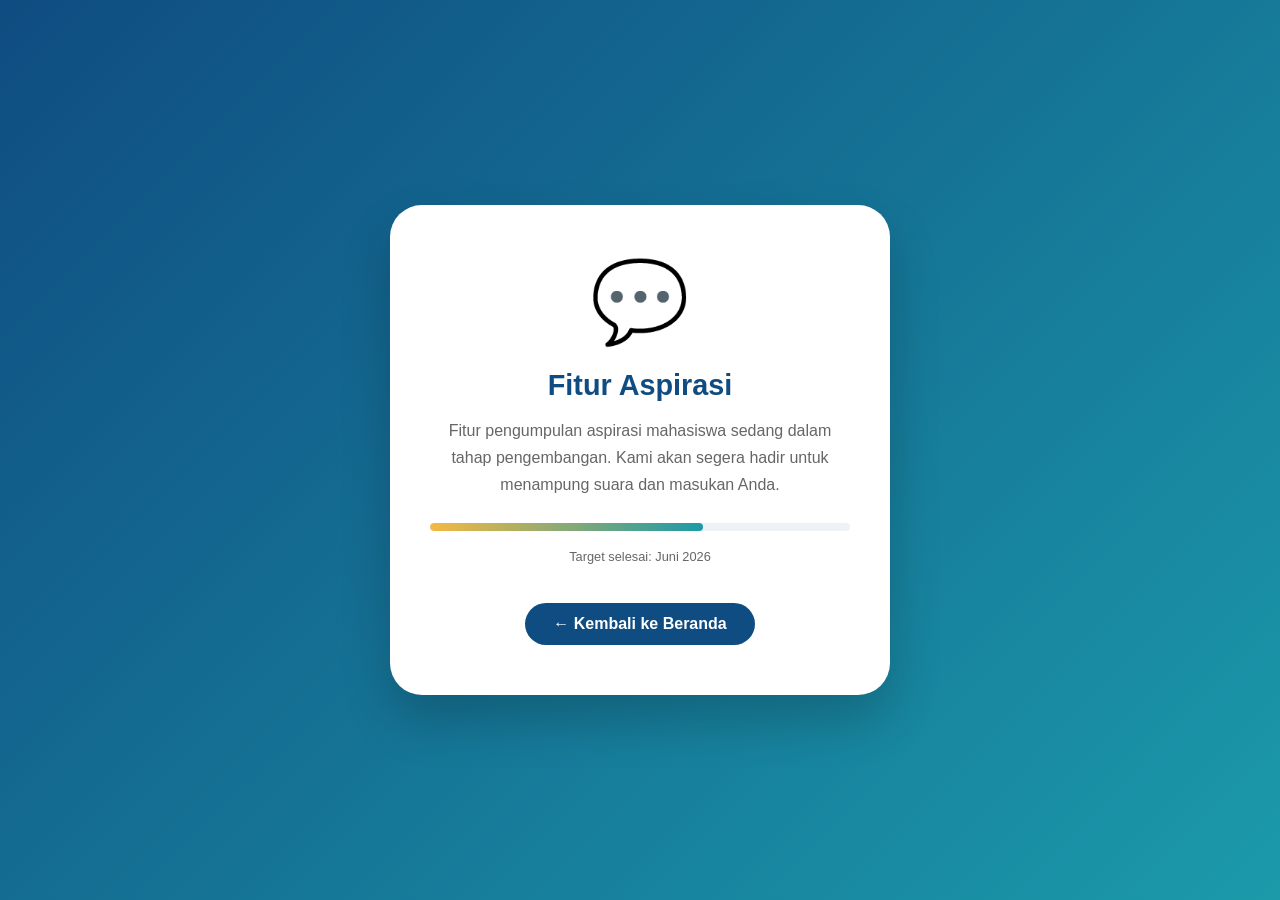
<file: html/dashboard/aspirasi.html>
<!DOCTYPE html>
<html lang="id">
<head>
    <meta charset="UTF-8">
    <meta name="viewport" content="width=device-width, initial-scale=1.0">
    <link rel="icon" href="asset/image-asset/logo-bpm.png">
    <title>Aspirasi Mahasiswa - BPM FPIK UBT</title>
    <style>
        * {
            margin: 0;
            padding: 0;
            box-sizing: border-box;
        }

        body {
            font-family: 'Poppins', -apple-system, BlinkMacSystemFont, 'Segoe UI', Roboto, sans-serif;
            background: linear-gradient(135deg, #0F4C81 0%, #1B9AAA 100%);
            min-height: 100vh;
            display: flex;
            justify-content: center;
            align-items: center;
            padding: 20px;
        }

        .maintenance-card {
            background: white;
            border-radius: 32px;
            padding: 50px 40px;
            text-align: center;
            max-width: 500px;
            width: 100%;
            box-shadow: 0 25px 50px rgba(0,0,0,0.2);
            animation: fadeInUp 0.5s ease;
        }

        @keyframes fadeInUp {
            from {
                opacity: 0;
                transform: translateY(30px);
            }
            to {
                opacity: 1;
                transform: translateY(0);
            }
        }

        .icon {
            font-size: 80px;
            margin-bottom: 20px;
        }

        h1 {
            color: #0F4C81;
            margin-bottom: 15px;
            font-size: 1.8rem;
        }

        p {
            color: #666;
            line-height: 1.7;
            margin-bottom: 25px;
        }

        .progress-bar-container {
            width: 100%;
            height: 8px;
            background: #eef2f7;
            border-radius: 10px;
            margin: 25px 0;
            overflow: hidden;
        }

        .progress-bar {
            width: 65%;
            height: 100%;
            background: linear-gradient(90deg, #F4B942, #1B9AAA);
            border-radius: 10px;
            animation: loading 2s ease infinite;
        }

        @keyframes loading {
            0% { width: 45%; }
            50% { width: 75%; }
            100% { width: 45%; }
        }

        .btn-back {
            display: inline-block;
            background: #0F4C81;
            color: white;
            text-decoration: none;
            padding: 12px 28px;
            border-radius: 40px;
            font-weight: 600;
            transition: all 0.3s;
            margin-top: 10px;
        }

        .btn-back:hover {
            background: #1B9AAA;
            transform: translateY(-2px);
        }

        .features {
            display: flex;
            justify-content: center;
            gap: 15px;
            flex-wrap: wrap;
            margin-top: 25px;
            padding-top: 20px;
            border-top: 1px solid #eef2f7;
        }

        .feature-badge {
            background: #f0f7ff;
            color: #0F4C81;
            padding: 5px 12px;
            border-radius: 20px;
            font-size: 0.7rem;
            font-weight: 500;
        }

        @media (max-width: 480px) {
            .maintenance-card {
                padding: 35px 25px;
            }
            h1 {
                font-size: 1.4rem;
            }
            .icon {
                font-size: 60px;
            }
        }
    </style>
</head>
<body>
    <div class="maintenance-card">
        <div class="icon">💬</div>
        <h1>Fitur Aspirasi</h1>
        <p>Fitur pengumpulan aspirasi mahasiswa sedang dalam tahap pengembangan. Kami akan segera hadir untuk menampung suara dan masukan Anda.</p>
        <div class="progress-bar-container">
            <div class="progress-bar"></div>
        </div>
        <p style="font-size: 0.8rem; margin-top: -10px;">Target selesai: Juni 2026</p>
        <a href="index.html" class="btn-back">← Kembali ke Beranda</a>
        <!-- <div class="features">
            <span class="feature-badge">📋 Penilaian Dosen</span>
            <span class="feature-badge">📱 QR Code</span>
            <span class="feature-badge">📊 Dashboard</span>
        </div> -->
    </div>
</body>
</html>
</file>
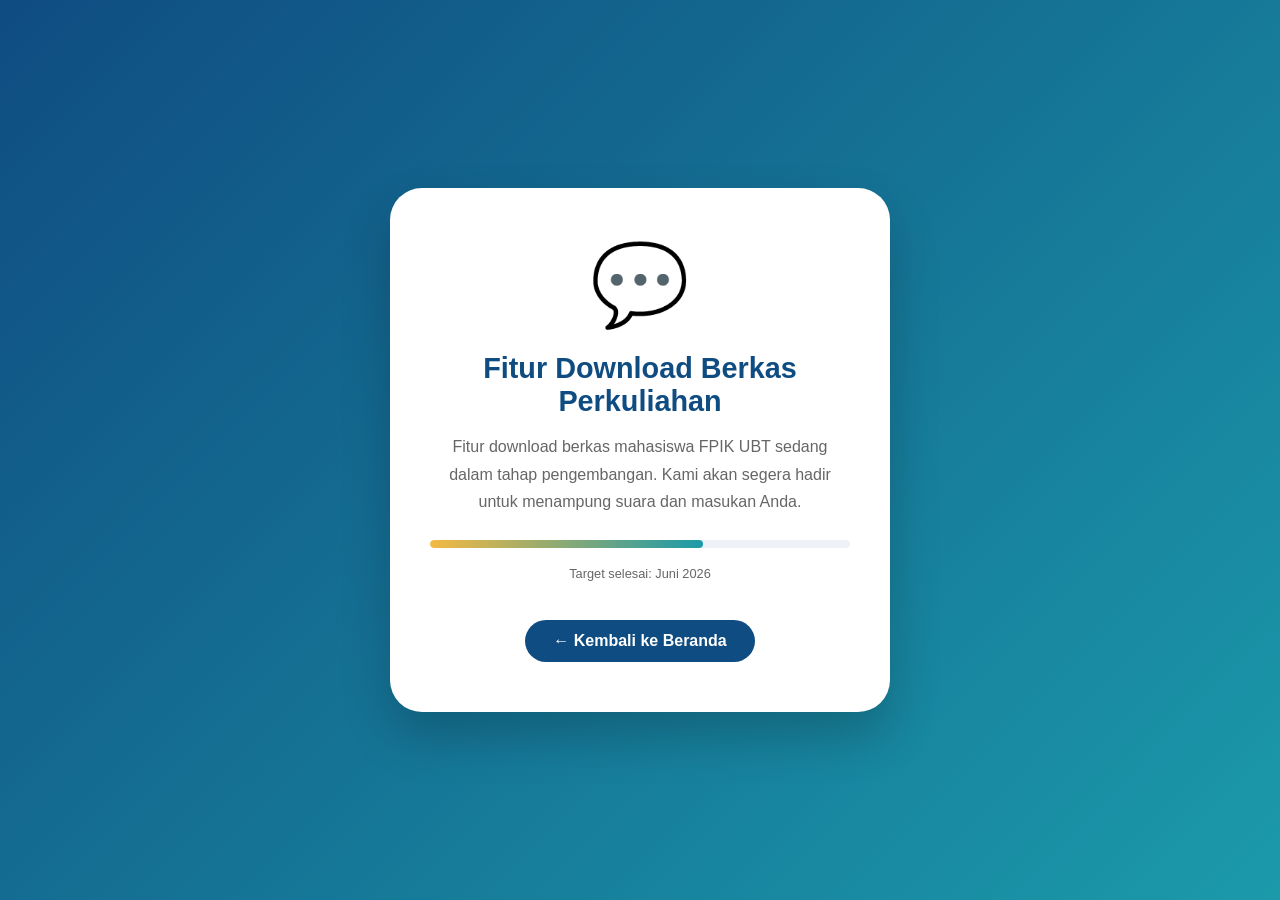
<file: html/dashboard/download-surat-bimbingan.html>
<!DOCTYPE html>
<html lang="id">
<head>
    <meta charset="UTF-8">
    <meta name="viewport" content="width=device-width, initial-scale=1.0">
    <link rel="icon" href="asset/image-asset/logo-bpm.png">
    <title>Download Berkas Perkulihan - BPM FPIK UBT</title>
    <style>
        * {
            margin: 0;
            padding: 0;
            box-sizing: border-box;
        }

        body {
            font-family: 'Poppins', -apple-system, BlinkMacSystemFont, 'Segoe UI', Roboto, sans-serif;
            background: linear-gradient(135deg, #0F4C81 0%, #1B9AAA 100%);
            min-height: 100vh;
            display: flex;
            justify-content: center;
            align-items: center;
            padding: 20px;
        }

        .maintenance-card {
            background: white;
            border-radius: 32px;
            padding: 50px 40px;
            text-align: center;
            max-width: 500px;
            width: 100%;
            box-shadow: 0 25px 50px rgba(0,0,0,0.2);
            animation: fadeInUp 0.5s ease;
        }

        @keyframes fadeInUp {
            from {
                opacity: 0;
                transform: translateY(30px);
            }
            to {
                opacity: 1;
                transform: translateY(0);
            }
        }

        .icon {
            font-size: 80px;
            margin-bottom: 20px;
        }

        h1 {
            color: #0F4C81;
            margin-bottom: 15px;
            font-size: 1.8rem;
        }

        p {
            color: #666;
            line-height: 1.7;
            margin-bottom: 25px;
        }

        .progress-bar-container {
            width: 100%;
            height: 8px;
            background: #eef2f7;
            border-radius: 10px;
            margin: 25px 0;
            overflow: hidden;
        }

        .progress-bar {
            width: 65%;
            height: 100%;
            background: linear-gradient(90deg, #F4B942, #1B9AAA);
            border-radius: 10px;
            animation: loading 2s ease infinite;
        }

        @keyframes loading {
            0% { width: 45%; }
            50% { width: 75%; }
            100% { width: 45%; }
        }

        .btn-back {
            display: inline-block;
            background: #0F4C81;
            color: white;
            text-decoration: none;
            padding: 12px 28px;
            border-radius: 40px;
            font-weight: 600;
            transition: all 0.3s;
            margin-top: 10px;
        }

        .btn-back:hover {
            background: #1B9AAA;
            transform: translateY(-2px);
        }

        .features {
            display: flex;
            justify-content: center;
            gap: 15px;
            flex-wrap: wrap;
            margin-top: 25px;
            padding-top: 20px;
            border-top: 1px solid #eef2f7;
        }

        .feature-badge {
            background: #f0f7ff;
            color: #0F4C81;
            padding: 5px 12px;
            border-radius: 20px;
            font-size: 0.7rem;
            font-weight: 500;
        }

        @media (max-width: 480px) {
            .maintenance-card {
                padding: 35px 25px;
            }
            h1 {
                font-size: 1.4rem;
            }
            .icon {
                font-size: 60px;
            }
        }
    </style>
</head>
<body>
    <div class="maintenance-card">
        <div class="icon">💬</div>
        <h1>Fitur Download Berkas Perkuliahan</h1>
        <p>Fitur download berkas mahasiswa FPIK UBT sedang dalam tahap pengembangan. Kami akan segera hadir untuk menampung suara dan masukan Anda.</p>
        <div class="progress-bar-container">
            <div class="progress-bar"></div>
        </div>
        <p style="font-size: 0.8rem; margin-top: -10px;">Target selesai: Juni 2026</p>
        <a href="index.html" class="btn-back">← Kembali ke Beranda</a>
        <!-- <div class="features">
            <span class="feature-badge">📋 Penilaian Dosen</span>
            <span class="feature-badge">📱 QR Code</span>
            <span class="feature-badge">📊 Dashboard</span>
        </div> -->
    </div>
</body>
</html>
</file>
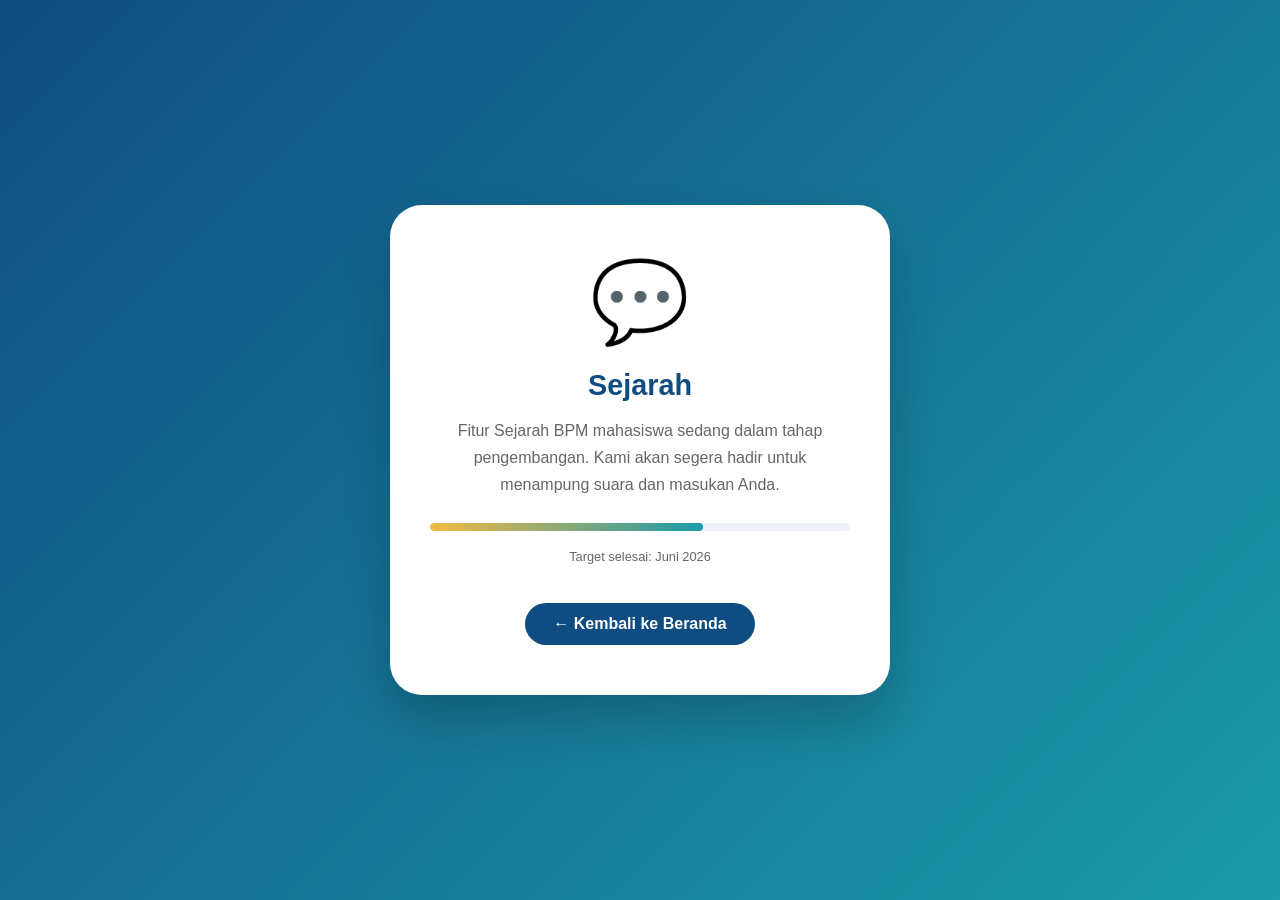
<file: html/dashboard/sejarah.html>
<!DOCTYPE html>
<html lang="id">
<head>
    <meta charset="UTF-8">
    <meta name="viewport" content="width=device-width, initial-scale=1.0">
    <link rel="icon" href="asset/image-asset/logo-bpm.png">
    <title>Sejarah - BPM FPIK UBT</title>
    <style>
        * {
            margin: 0;
            padding: 0;
            box-sizing: border-box;
        }

        body {
            font-family: 'Poppins', -apple-system, BlinkMacSystemFont, 'Segoe UI', Roboto, sans-serif;
            background: linear-gradient(135deg, #0F4C81 0%, #1B9AAA 100%);
            min-height: 100vh;
            display: flex;
            justify-content: center;
            align-items: center;
            padding: 20px;
        }

        .maintenance-card {
            background: white;
            border-radius: 32px;
            padding: 50px 40px;
            text-align: center;
            max-width: 500px;
            width: 100%;
            box-shadow: 0 25px 50px rgba(0,0,0,0.2);
            animation: fadeInUp 0.5s ease;
        }

        @keyframes fadeInUp {
            from {
                opacity: 0;
                transform: translateY(30px);
            }
            to {
                opacity: 1;
                transform: translateY(0);
            }
        }

        .icon {
            font-size: 80px;
            margin-bottom: 20px;
        }

        h1 {
            color: #0F4C81;
            margin-bottom: 15px;
            font-size: 1.8rem;
        }

        p {
            color: #666;
            line-height: 1.7;
            margin-bottom: 25px;
        }

        .progress-bar-container {
            width: 100%;
            height: 8px;
            background: #eef2f7;
            border-radius: 10px;
            margin: 25px 0;
            overflow: hidden;
        }

        .progress-bar {
            width: 65%;
            height: 100%;
            background: linear-gradient(90deg, #F4B942, #1B9AAA);
            border-radius: 10px;
            animation: loading 2s ease infinite;
        }

        @keyframes loading {
            0% { width: 45%; }
            50% { width: 75%; }
            100% { width: 45%; }
        }

        .btn-back {
            display: inline-block;
            background: #0F4C81;
            color: white;
            text-decoration: none;
            padding: 12px 28px;
            border-radius: 40px;
            font-weight: 600;
            transition: all 0.3s;
            margin-top: 10px;
        }

        .btn-back:hover {
            background: #1B9AAA;
            transform: translateY(-2px);
        }

        .features {
            display: flex;
            justify-content: center;
            gap: 15px;
            flex-wrap: wrap;
            margin-top: 25px;
            padding-top: 20px;
            border-top: 1px solid #eef2f7;
        }

        .feature-badge {
            background: #f0f7ff;
            color: #0F4C81;
            padding: 5px 12px;
            border-radius: 20px;
            font-size: 0.7rem;
            font-weight: 500;
        }

        @media (max-width: 480px) {
            .maintenance-card {
                padding: 35px 25px;
            }
            h1 {
                font-size: 1.4rem;
            }
            .icon {
                font-size: 60px;
            }
        }
    </style>
</head>
<body>
    <div class="maintenance-card">
        <div class="icon">💬</div>
        <h1>Sejarah</h1>
        <p>Fitur Sejarah BPM mahasiswa sedang dalam tahap pengembangan. Kami akan segera hadir untuk menampung suara dan masukan Anda.</p>
        <div class="progress-bar-container">
            <div class="progress-bar"></div>
        </div>
        <p style="font-size: 0.8rem; margin-top: -10px;">Target selesai: Juni 2026</p>
        <a href="index.html" class="btn-back">← Kembali ke Beranda</a>
        <!-- <div class="features">
            <span class="feature-badge">📋 Penilaian Dosen</span>
            <span class="feature-badge">📱 QR Code</span>
            <span class="feature-badge">📊 Dashboard</span>
        </div> -->
    </div>
</body>
</html>
</file>
